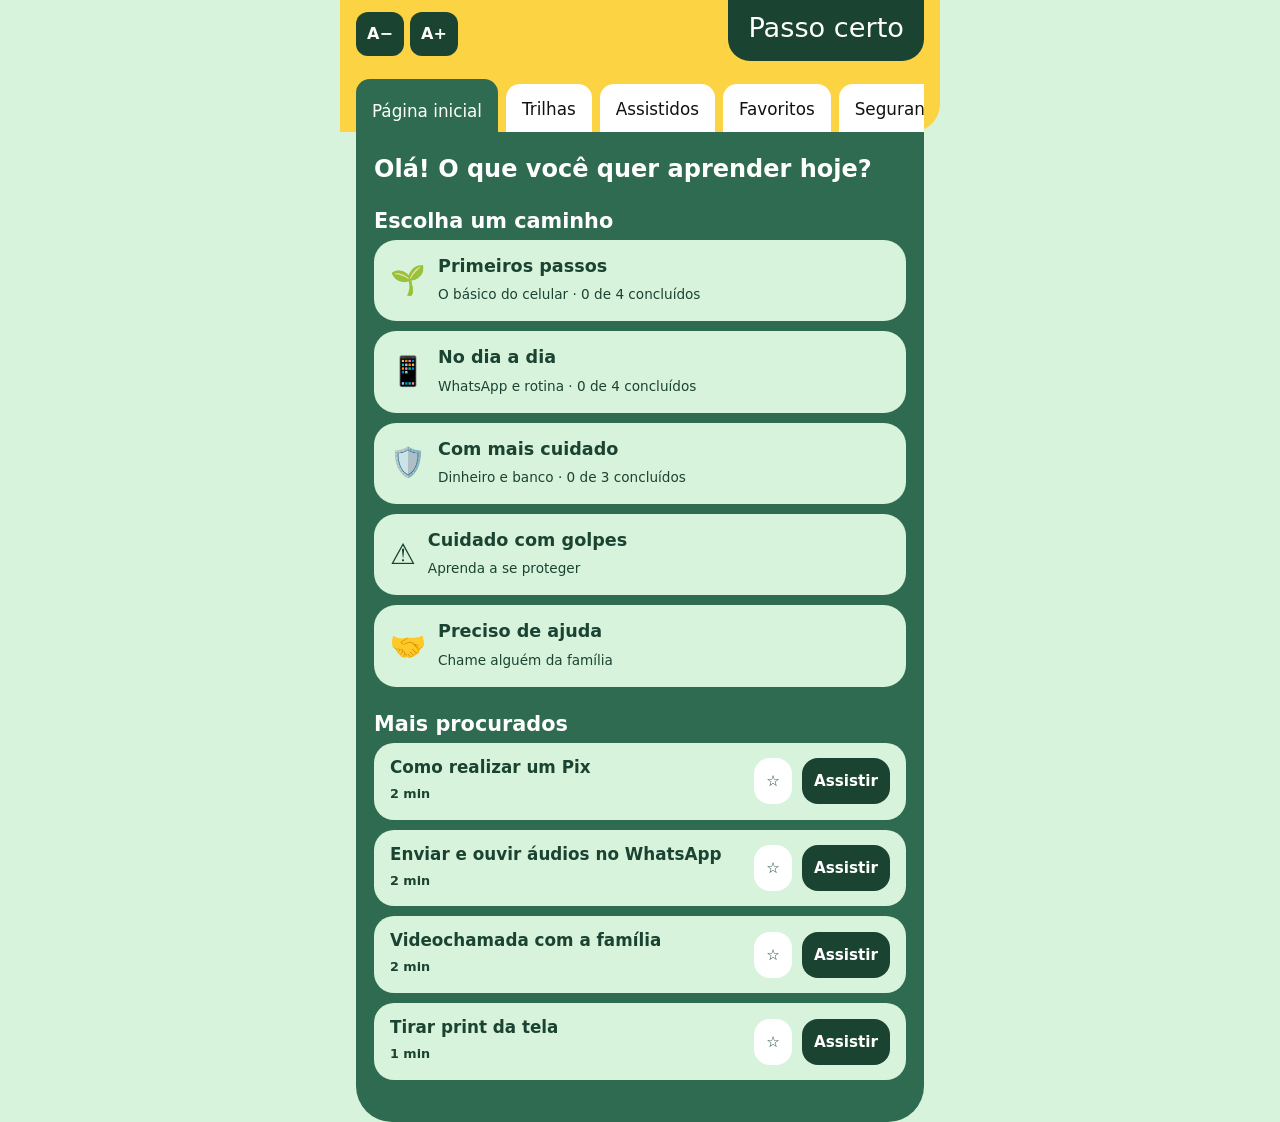
<file: passo_certo_admin/index.html>
<!DOCTYPE html>
<html lang="pt-BR">

<head>
  <meta charset="utf-8">
  <meta name="viewport" content="width=device-width, initial-scale=1, viewport-fit=cover">
  <title>Passo certo</title>
  <style>
    :root {
      --yellow: #FBD343;
      --green: #2E6B50;
      --deep: #1B4332;
      --mint: #D8F3DC;
      --page: #D8F3DC;
      --ink: #1B4332;
      --panel: #2E6B50;
      --sc: 1;
      color-scheme: light;
      box-sizing: border-box;
      padding-top: env(safe-area-inset-top, 0px);
      padding-bottom: env(safe-area-inset-bottom, 0px)
    }

    @media (prefers-color-scheme:dark) {
      :root:not([data-theme="light"]) {
        --page: #0F2419;
        --ink: #D8F3DC;
        --panel: #1F4A37;
        color-scheme: dark
      }
    }

    :root[data-theme="dark"] {
      --page: #0F2419;
      --ink: #D8F3DC;
      --panel: #1F4A37;
      color-scheme: dark
    }

    html {
      font-size: calc(100% * var(--sc));
      scroll-padding-top: env(safe-area-inset-top, 0px)
    }

    * {
      box-sizing: border-box
    }

    body {
      margin: 0;
      background: var(--page);
      color: var(--ink);
      font: 1.2rem/1.45 system-ui, -apple-system, "Segoe UI", Roboto, sans-serif;
      min-height: 100vh
    }

    .wrap {
      max-width: 600px;
      margin: 0 auto
    }

    header {
      background: var(--yellow);
      border-radius: 0 0 28px 0;
      padding: 0 16px
    }

    .top {
      display: flex;
      justify-content: space-between;
      align-items: flex-start
    }

    .fs {
      display: flex;
      gap: 6px;
      padding-top: 12px
    }

    .fs button {
      font: inherit;
      font-size: 1rem;
      font-weight: 700;
      background: var(--deep);
      color: #fff;
      border: 0;
      border-radius: 12px;
      min-width: 48px;
      min-height: 44px;
      cursor: pointer
    }

    .brand {
      background: var(--deep);
      color: #fff;
      font-size: 1.7rem;
      padding: 8px 20px 14px;
      border-radius: 0 0 22px 22px
    }

    nav {
      display: flex;
      gap: 8px;
      margin-top: 18px;
      align-items: flex-end;
      overflow-x: auto;
      scrollbar-width: none
    }

    nav::-webkit-scrollbar {
      display: none
    }

    nav button {
      font: inherit;
      font-size: 1.05rem;
      white-space: nowrap;
      background: #fff;
      color: #111;
      border: 0;
      padding: 10px 16px 8px;
      border-radius: 14px 14px 0 0;
      cursor: pointer;
      min-height: 48px
    }

    nav button[aria-selected="true"] {
      background: var(--panel);
      color: #fff;
      padding-top: 20px
    }

    button:focus-visible,
    summary:focus-visible,
    a:focus-visible {
      outline: 4px solid #000;
      outline-offset: 2px
    }

    .badge {
      background: var(--yellow);
      color: var(--deep);
      border-radius: 99px;
      font-size: .8rem;
      font-weight: 700;
      padding: 0 8px;
      margin-left: 6px
    }

    main {
      background: var(--panel);
      margin: 0 16px;
      padding: 22px 18px 32px;
      border-radius: 0 0 36px 36px;
      min-height: 70vh;
      color: #fff
    }

    h1 {
      font-size: 1.5rem;
      margin: 0 0 14px;
      line-height: 1.25
    }

    h2.lv {
      font-size: 1.3rem;
      margin: 22px 0 4px
    }

    .sub {
      margin: 0 0 12px;
      font-size: 1rem;
      opacity: .9
    }

    .back {
      font: inherit;
      font-size: 1rem;
      background: var(--mint);
      color: var(--deep);
      border: 0;
      border-radius: 99px;
      padding: 8px 18px;
      min-height: 44px;
      cursor: pointer;
      margin-bottom: 18px
    }

    .card,
    .mini,
    details {
      background: var(--mint);
      color: var(--deep);
      border-radius: 24px;
      padding: 18px;
      margin-bottom: 14px
    }

    .card h2 {
      margin: 0 0 6px;
      font-size: 1.3rem;
      line-height: 1.2
    }

    .card p {
      margin: 0 0 12px;
      font-size: 1rem
    }

    .status {
      display: flex;
      align-items: center;
      gap: 10px;
      font-size: .8rem;
      font-weight: 700;
      margin-bottom: 10px
    }

    .bar {
      flex: 0 0 110px;
      height: 8px;
      border-radius: 9px;
      background: #fff
    }

    .bar i {
      display: block;
      height: 100%;
      background: var(--green);
      border-radius: 9px
    }

    .chips {
      display: flex;
      gap: 8px;
      flex-wrap: wrap;
      margin-bottom: 14px
    }

    .chip {
      background: #fff;
      color: var(--deep);
      border-radius: 99px;
      font-size: .85rem;
      padding: 4px 12px;
      font-weight: 600
    }

    .row {
      display: flex;
      gap: 10px;
      flex-wrap: wrap
    }

    .btn {
      font: inherit;
      font-size: 1rem;
      font-weight: 700;
      border: 0;
      border-radius: 16px;
      padding: 12px 18px;
      min-height: 52px;
      cursor: pointer;
      background: #fff;
      color: var(--deep);
      display: inline-flex;
      align-items: center;
      gap: 8px;
      text-decoration: none
    }

    .btn.fav {
      background: var(--yellow)
    }

    .btn.main {
      background: var(--deep);
      color: #fff
    }

    .btn.wa {
      background: #25D366;
      color: #073B1B
    }

    .play {
      border-left: 14px solid var(--green);
      border-top: 9px solid transparent;
      border-bottom: 9px solid transparent
    }

    .mini {
      display: flex;
      align-items: center;
      justify-content: space-between;
      gap: 10px;
      padding: 14px 16px;
      border-radius: 20px;
      margin-bottom: 10px
    }

    .mini b {
      display: block;
      font-size: 1.05rem;
      line-height: 1.25
    }

    .mini small {
      font-size: .8rem;
      font-weight: 600
    }

    .mini .btn {
      padding: 8px 12px;
      min-height: 46px;
      font-size: .95rem
    }

    .lvbtn {
      display: flex;
      gap: 12px;
      align-items: center;
      width: 100%;
      text-align: left;
      font: inherit;
      background: var(--mint);
      color: var(--deep);
      border: 0;
      border-radius: 22px;
      padding: 14px 16px;
      margin-bottom: 10px;
      cursor: pointer;
      min-height: 68px
    }

    .lvbtn .e {
      font-size: 1.8rem
    }

    .lvbtn b {
      display: block;
      font-size: 1.1rem
    }

    .lvbtn small {
      font-size: .85rem
    }

    .video {
    width: 100%;
    aspect-ratio: 16 / 9;
    background: var(--deep);
    border-radius: 20px;
    overflow: hidden;
    margin-bottom: 16px;
}

   .video iframe {
    width: 100%;
    height: 100%;
    border: 0;
    display: block;
}

    .video p {
    padding: 20px;
    text-align: center;
}

    .steps {
      background: #fff;
      color: var(--deep);
      border-radius: 22px;
      padding: 18px;
      margin-bottom: 16px
    }

    .steps h3 {
      margin: 0 0 4px;
      font-size: 1.3rem
    }

    .step {
      display: flex;
      gap: 12px;
      align-items: center;
      width: 100%;
      text-align: left;
      font: inherit;
      font-size: 1.05rem;
      background: var(--mint);
      color: var(--deep);
      border: 0;
      border-radius: 18px;
      padding: 10px 14px;
      margin-bottom: 8px;
      cursor: pointer;
      min-height: 56px
    }

    .num {
      flex: 0 0 32px;
      height: 32px;
      border-radius: 50%;
      background: var(--deep);
      color: #fff;
      display: grid;
      place-items: center;
      font-weight: 700;
      font-size: .95rem
    }

    .step[aria-pressed="true"] {
      background: #B7E4C7
    }

    .step[aria-pressed="true"] .num {
      background: var(--green)
    }

    .step[aria-pressed="true"] .txt {
      text-decoration: line-through
    }

    .safe {
      background: var(--yellow);
      color: var(--deep);
      border-radius: 18px;
      padding: 14px 16px;
      margin: 14px 0
    }

    .safe b {
      display: block;
      font-size: 1.15rem;
      margin-bottom: 6px
    }

    .safe ul {
      margin: 0;
      padding-left: 22px;
      font-size: 1rem
    }

    details {
      padding: 0
    }

    details summary {
      padding: 16px 18px;
      font-weight: 700;
      font-size: 1.05rem;
      cursor: pointer;
      min-height: 56px
    }

    details p {
      margin: 0;
      padding: 0 18px 16px;
      font-size: 1rem
    }

    .empty {
      font-size: 1.1rem
    }
  </style>
</head>

<body>
  <div class="wrap">
    <header>
      <div class="top">
        <div class="fs" role="group" aria-label="Tamanho da letra"><button data-sc="-1"
            aria-label="Diminuir letra">A−</button><button data-sc="1" aria-label="Aumentar letra">A+</button></div>
        <div class="brand">Passo certo</div>
      </div>
      <nav role="tablist" aria-label="Seções">
        <button role="tab" data-tab="home">Página inicial</button>
        <button role="tab" data-tab="trilhas">Trilhas</button>
        <button role="tab" data-tab="seen">Assistidos</button>
        <button role="tab" data-tab="favs">Favoritos<span class="badge" id="fc" hidden></span></button>
        <button role="tab" data-tab="safe">Segurança</button>
        <button role="tab" data-tab="help">Ajuda</button>
        <button role="tab" data-tab="admin" onclick="window.location.href='admin.html'">Admin</button>
      </nav>
    </header>
    <main id="app" aria-live="polite"></main>
  </div>
  <script src="js/tutoriais.js"></script>
  <script>
    var LV = [{ e: '🌱', n: 'Primeiros passos', d: 'O básico do celular' }, { e: '📱', n: 'No dia a dia', d: 'WhatsApp e rotina' }, { e: '🛡️', n: 'Com mais cuidado', d: 'Dinheiro e banco' }];
    var T = [
      { id: 'letras', 
      l: 0,
      t: 'Aumentar letras e ícones',
      d: 'Deixe tudo maior e mais fácil de ler.', 
      youtube: 'https://youtu.be/8tSBBLbuAoE?si=nif_DSQt42DLc3X4',
      m: 2, 
      s: ['Abra “Configurações” (ícone de engrenagem).',
       'Toque em “Tela”.', 'Toque em “Tamanho da fonte” e arraste para a direita.', 
       'Confira se ficou bom e toque em “Aplicar”.'] },

      { id: 'wifi',
      l: 0, 
      t: 'Ligar Wi-Fi, dados, Bluetooth e GPS', 
      d: 'Use o atalho no topo da tela.', 
      youtube: '',
      m: 2, 
      s: ['Deslize o dedo de cima para baixo na tela.', 
      'Toque no ícone que quer ligar: ele fica colorido.', 
      'Toque de novo para desligar.'] },

      { id: 'volume',
      l: 0,
      t: 'Volume e toque das chamadas', 
      d: 'Faça o celular tocar mais alto.', 
      youtube:'',
      m: 2, 
      s: ['Aperte o botão de volume na lateral.', 
      'Toque na setinha para abrir todas as opções.', 
      'Arraste a barra “Toque” para a direita.'] },

      { id: 'print', 
      l: 0, 
      t: 'Tirar print da tela', 
      d: 'Guarde uma imagem do que aparece no celular.', 
      youtube: '',
      m: 1, 
      s: ['Deixe na tela o que quer guardar.', 
      'Aperte juntos o botão de ligar e o de baixar o volume.', 
      'Pronto! A imagem fica salva na Galeria.'] },

      { id: 'audio', 
      l: 1, 
      t: 'Enviar e ouvir áudios no WhatsApp', 
      d: 'Fale em vez de digitar.', 
      youtube: '',
      m: 2, 
      s: ['Abra a conversa.', 
      'Segure o dedo no ícone do microfone e fale.', 
      'Solte para enviar.', 
      'Para ouvir, toque no triângulo do áudio recebido.'] },

      { id: 'video', 
      l: 1, 
      t: 'Videochamada com a família', 
      d: 'Veja quem você ama pela tela.',
      youtube: '',
      m: 2, 
      s: ['Abra a conversa com a pessoa.', 
      'Toque na câmera de vídeo, no topo da tela.', 
      'Aguarde a pessoa atender.'] },

      { id: 'local', 
      l: 1, 
      t: 'Enviar localização pelo WhatsApp',
      d: 'Mostre onde você está.',
      youtube: '',
      m: 2, 
      s: ['Abra a conversa.', 
      'Toque no clipe (ou no sinal de +).', 
      'Toque em “Localização”.', 
      'Toque em “Enviar localização atual”.'], 
      safe: ['Só envie sua localização para quem você conhece.'] },

      { id: 'copiar', 
      l: 1, 
      t: 'Copiar e colar', 
      d: 'Leve um texto de um lugar para outro.', 
      youtube: '',
      m: 2, 
      s: ['Segure o dedo sobre o texto até ele ficar marcado.', 
      'Toque em “Copiar”.', 'Toque no campo onde quer colocar o texto.', 
      'Segure o dedo e toque em “Colar”.'] },

      { id: 'pix', 
      l: 2, 
      t: 'Como realizar um Pix',
      d: 'Tutorial prático para aprender a enviar dinheiro com segurança.', 
      youtube: '',
      m: 2, 
      h: '5 passos para enviar com segurança', 
      s: ['Abra o banco.', 'Procure o botão escrito “Pix” e toque nele.', 
      'Toque em “Pagar” ou “Transferir” e digite a chave (telefone, CPF ou e-mail).', 
      'Confira o NOME de quem vai receber. Se não for a pessoa certa, pare aqui.',
      'Digite o valor e confirme com sua senha.'], safe: ['Confirme o nome do destinatário antes de enviar.', 
      'Use sempre a chave certa (telefone, CPF ou e-mail).', 'Revise valor e senha antes de confirmar.'] },

      { id: 'banco', 
      l: 2, 
      t: 'Como usar o aplicativo do banco', 
      d: 'Aprenda a navegar, encontrar serviços e usar atalhos com segurança.', 
      youtube: '',
      m: 4, s: ['Abra o aplicativo do seu banco.', 'Entre com sua senha ou digital.', 
      'Toque em “Extrato” para ver o que entrou e saiu.', 'Para sair, toque em “Sair”.'], 
      safe: ['Nunca passe sua senha para ninguém, nem por telefone.'] },

      { id: 'contas', 
      l: 2, 
      t: 'Como pagar contas pelo celular',
      d: 'Veja como ler o código, confirmar valores e concluir pagamentos com tranquilidade.', 
      youtube: '',
      m: 3, s: ['No app do banco, toque em “Pagar”.', 
      'Toque em “Ler código de barras” e aponte a câmera para o boleto.', 
      'Confira o valor e o nome de quem vai receber.', 'Confirme com sua senha.'], 
      safe: ['Desconfie de boletos recebidos por mensagem.'] }

    ];
    // Carrega as alterações feitas no painel administrativo, se existirem.
    try {
      var tutoriaisSalvos = localStorage.getItem('pc_tutoriais');
      if (tutoriaisSalvos) T = JSON.parse(tutoriaisSalvos);
      else if (window.TUTORIAIS_INICIAIS) T = window.TUTORIAIS_INICIAIS;
    } catch (e) { console.warn('Não foi possível carregar os tutoriais salvos.', e); }

    var tab = 'home', open = null, S = {}, sc = 1;

    try { S = JSON.parse(localStorage.getItem('pc') || '{}'); sc = +localStorage.getItem('pcsc') || 1 } catch (e) { }
    
    function st(i) { 
      return S[i] || (S[i] = { fav: false, op: false, done: [] }) 
    }
    
    function sv() { 
      try { localStorage.setItem('pc', JSON.stringify(S)); 
      localStorage.setItem('pcsc', sc) } catch (e) { } 
    }
    
    function get(i) { 
      return T.filter(function (t) { 
        return t.id === i })[0] 
      }

    function extrairId(url) {
    try {
        const u = new URL(url);

        if (u.hostname === "youtu.be") {
            return u.pathname.slice(1);
        }
        return u.searchParams.get("v") ||
               u.pathname.split("/").pop();
    } catch (e) {
        return "";
    }
}
    function fin(t) { 
      return st(t.id).done.length === t.s.length 
    }
    
    function pct(t) {
       return fin(t) ? 100 : Math.max(st(t.id).done.length / t.s.length * 100, 18)
      }
    
    function status(t) { 
      return st(t.id).op ? '<div class="status"><div class="bar"><i style="width:' + pct(t) + '%"></i></div>' + (fin(t) ? 'Concluído' : 'Assistido parcialmente') + '</div>' : ''
     }
    
    function favb(t) { 
      var f = st(t.id).fav; 
      return '<button class="btn ' + (f ? 'fav' : '') + '" data-fav="' + t.id + '">' + (f ? '★ Remover dos favoritos' : '☆ Favoritar') + '</button>'
     }
    
    function card(t) { 
      return '<article class="card">' + status(t) + '<h2>' + t.t + '</h2><p>' + t.d + '</p><div class="chips"><span class="chip">● ' + t.s.length + ' passos escritos</span><span class="chip">Duração: ' + t.m + ' min</span></div><div class="row"><button class="btn" data-open="' + t.id + '"><i class="play"></i>Assistir</button>' + favb(t) + '</div></article>' 
    }
    
    function mini(t) { 
      var f = st(t.id).fav; 
      return '<div class="mini"><div><b>' + t.t + '</b><small>' + (fin(t) ? '✓ Concluído' : st(t.id).op ? 'Em andamento' : t.m + ' min') + '</small></div><div class="row" style="flex-wrap:nowrap"><button class="btn ' + (f ? 'fav' : '') + '" data-fav="' + t.id + '" aria-label="Favoritar">' + (f ? '★' : '☆') + '</button><button class="btn main" data-open="' + t.id + '">Assistir</button></div></div>'
     }
    
    function det(t) {

    var s = st(t.id),
        i = T.indexOf(t),
        nx = T[i + 1];

    var videoId = t.youtube ? extrairId(t.youtube) : "";

    var player = videoId
        ? `<iframe
            src="https://www.youtube-nocookie.com/embed/${encodeURIComponent(videoId)}"
            title="${t.t}"
            loading="lazy"
            allow="accelerometer; autoplay; clipboard-write; encrypted-media; gyroscope; picture-in-picture; web-share"
            allowfullscreen>
          </iframe>`
        : '<p>Vídeo ainda não disponível.</p>';

    var h = '<button class="back" data-back>⏎ Voltar</button>' +
        '<div class="video">' + player + '</div>' +
        card(t);

    return h;
}
    function list(a, intro, empty) { return a.length ? (intro ? '<p class="sub">' + intro + '</p>' : '') + a.map(card).join('') : '<p class="empty">' + empty + '</p>' }
    function home() {
      var go = T.filter(function (t) { return st(t.id).op && !fin(t) })[0], h = '<h1>Olá! O que você quer aprender hoje?</h1>';
      if (go) h += '<h2 class="lv">Continue de onde parou</h2>' + card(go);
      h += '<h2 class="lv">Escolha um caminho</h2>' + LV.map(function (v, k) { var n = T.filter(function (t) { return t.l === k }); return '<button class="lvbtn" data-go="trilhas"><span class="e">' + v.e + '</span><span><b>' + v.n + '</b><small>' + v.d + ' · ' + n.filter(fin).length + ' de ' + n.length + ' concluídos</small></span></button>' }).join('');
      h += '<button class="lvbtn" data-go="safe"><span class="e">⚠️</span><span><b>Cuidado com golpes</b><small>Aprenda a se proteger</small></span></button>';
      h += '<button class="lvbtn" data-go="help"><span class="e">🤝</span><span><b>Preciso de ajuda</b><small>Chame alguém da família</small></span></button>';
      h += '<h2 class="lv">Mais procurados</h2>' + ['pix', 'audio', 'video', 'print'].map(function (i) { return mini(get(i)) }).join('');
      return h;
    }
    function trilhas() { return '<h1>Trilhas de aprendizado</h1><p class="sub">Comece pelo primeiro nível e vá no seu ritmo.</p>' + LV.map(function (v, k) { var n = T.filter(function (t) { return t.l === k }); return '<h2 class="lv">' + v.e + ' ' + v.n + '</h2><p class="sub">' + n.filter(fin).length + ' de ' + n.length + ' concluídos</p>' + n.map(mini).join('') }).join('') }
    function safe() {
      return '<h1>Cuidado com golpes</h1><p class="sub">Toque em cada pergunta para ler a resposta.</p>' +
        [['“Oi, mãe, troquei de número”', 'Golpistas fingem ser um filho ou parente. Antes de mandar dinheiro, ligue para o número antigo ou faça uma pergunta que só a pessoa saberia responder.'],
        ['Ligaram dizendo ser do banco', 'O banco nunca pede senha, cartão ou código por telefone. Desligue e ligue você mesmo para o número que está no verso do cartão.'],
        ['Recebi um link com prêmio', 'Não toque em links de desconhecidos, mesmo prometendo dinheiro, prêmios ou promoções. Se parece bom demais, é golpe.'],
        ['Pediram o código que chegou por SMS', 'Esse código é só seu. Nenhuma empresa precisa dele. Quem pede está tentando entrar na sua conta.'],
        ['Caí em um golpe, e agora?', 'Ligue para o banco na hora, troque as senhas, registre um boletim de ocorrência e avise a família. Quanto antes, melhor.']].map(function (x) { return '<details><summary>' + x[0] + '</summary><p>' + x[1] + '</p></details>' }).join('') +
        '<div class="safe"><b>Regra de ouro</b>Na dúvida, não faça. Pare e pergunte a alguém de confiança.</div>'
    }
    function help() {
      var u = ''; try { u = 'https://wa.me/?text=' + encodeURIComponent('Olá! Olha este site que ensina a usar o celular passo a passo: ' + location.href) } catch (e) { }
      return '<h1>Preciso de ajuda</h1><div class="card"><h2>Chame alguém da família</h2><p>Envie o link do Passo certo para um parente e peça para ele ajudar você.</p><a class="btn wa" href="' + u + '" target="_blank" rel="noopener">Enviar pelo WhatsApp</a></div><h2 class="lv">Problemas comuns</h2>' +
        [['Meu celular está sem espaço', 'Vá em “Configurações”, toque em “Armazenamento” e apague fotos, vídeos e aplicativos que você não usa mais.'],
        ['Estou sem internet', 'Abra o atalho do topo e confira se o Wi-Fi ou os dados móveis estão ligados. Se continuar, reinicie o celular.'],
        ['A tela travou', 'Segure o botão de ligar por cerca de 10 segundos até o celular reiniciar.'],
        ['Esqueci uma senha', 'Na tela de entrada do aplicativo, toque em “Esqueci minha senha” e siga as instruções. Nunca conte a senha para outra pessoa.']].map(function (x) { return '<details><summary>' + x[0] + '</summary><p>' + x[1] + '</p></details>' }).join('')
    }
    function render() {
      document.documentElement.style.setProperty('--sc', sc);
      var f = T.filter(function (t) { return st(t.id).fav }), c = document.getElementById('fc'); c.textContent = f.length; c.hidden = !f.length;
      document.querySelectorAll('nav button').forEach(function (b) { b.setAttribute('aria-selected', !open && b.dataset.tab === tab || open && b.dataset.tab === tab) });
      var h;
      if (open) h = det(get(open));
      else if (tab === 'home') h = home();
      else if (tab === 'trilhas') h = trilhas();
      else if (tab === 'seen') h = '<h1>Assistidos</h1>' + list(T.filter(function (t) { return st(t.id).op }), 'Tutoriais que você já começou ou terminou.', 'Você ainda não assistiu nenhum tutorial. Volte à página inicial e toque em “Assistir”.');
      else if (tab === 'favs') h = '<h1>Favoritos</h1>' + list(f, 'Seus tutoriais salvos ficam aqui. Assista novamente quando precisar.', 'Você ainda não favoritou nada. Toque em “Favoritar” em qualquer tutorial.');
      else if (tab === 'safe') h = safe();
      else h = help();
      document.getElementById('app').innerHTML = h;
    }
    document.addEventListener('click', function (e) {
      var b = e.target.closest('button'); if (!b) return; var d = b.dataset;
      if (d.tab) { tab = d.tab; open = null }
      else if (d.go) { tab = d.go; open = null; window.scrollTo(0, 0) }
      else if (d.open) { open = d.open; st(open).op = true; window.scrollTo(0, 0) }
      else if (d.back) open = null;
      else if (d.fav) { var s = st(d.fav); s.fav = !s.fav }
      else if (d.step) { var s2 = st(open), i = +d.step, k = s2.done.indexOf(i); k > -1 ? s2.done.splice(k, 1) : s2.done.push(i) }
      else if (d.sc) sc = Math.min(1.5, Math.max(.85, Math.round((sc + d.sc * .15) * 100) / 100));
      else return;
      sv(); render();
    });
    render();

    
  </script>
</body>

</html>
</file>
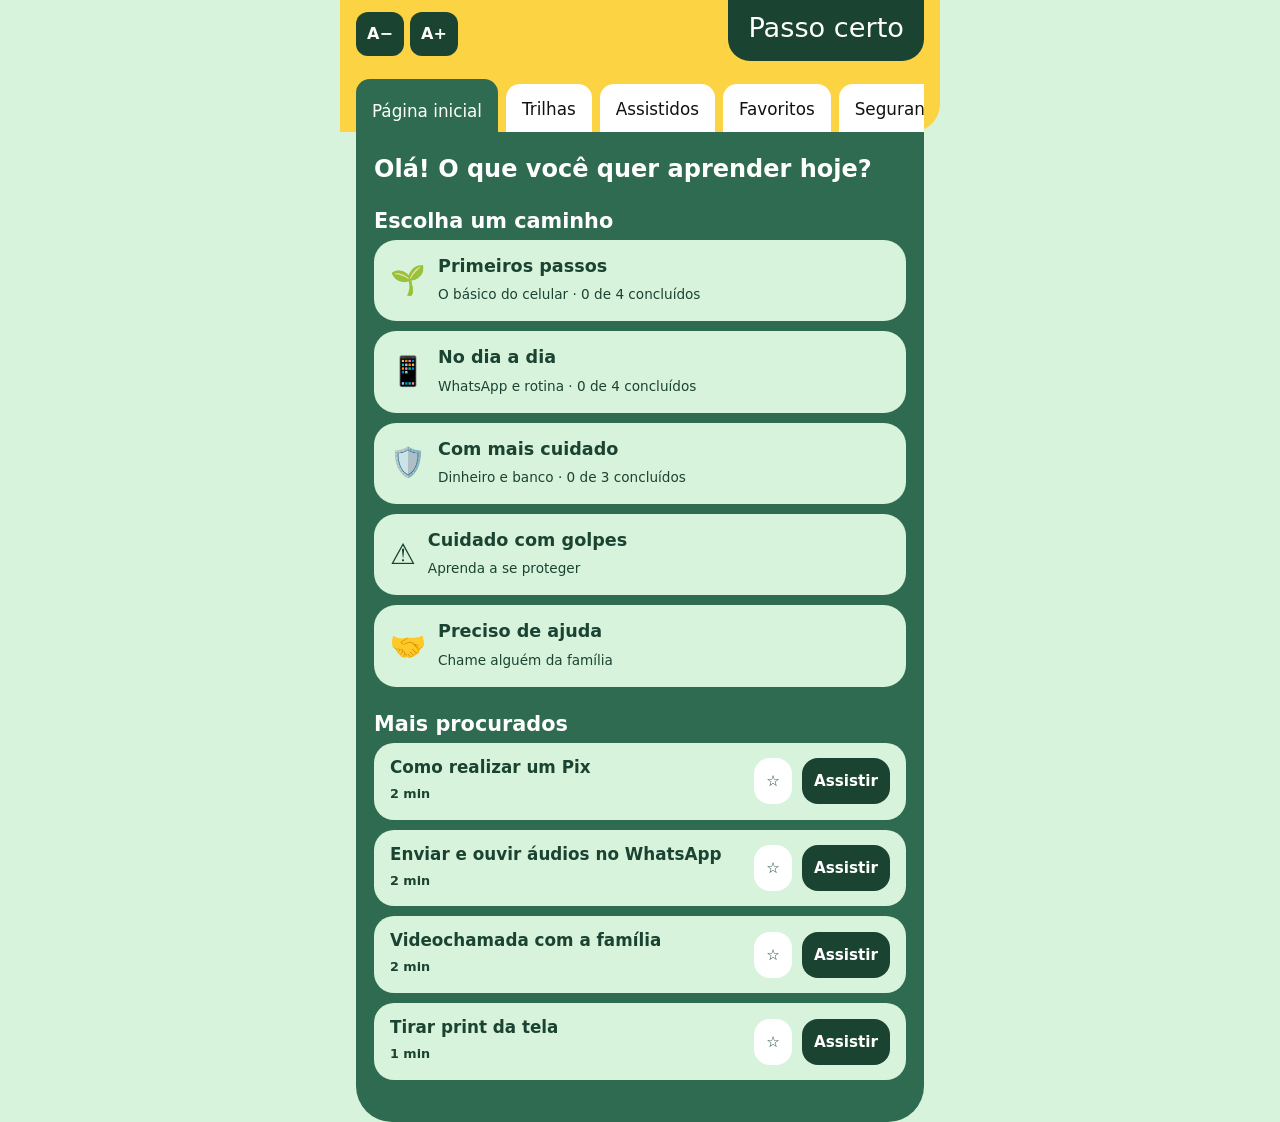
<file: Passo certo – protótipo (1).html>
<!DOCTYPE html>
<html lang="pt-BR">

<head>
  <meta charset="utf-8">
  <meta name="viewport" content="width=device-width, initial-scale=1, viewport-fit=cover">
  <title>Passo certo</title>
  <style>
    :root {
      --yellow: #FBD343;
      --green: #2E6B50;
      --deep: #1B4332;
      --mint: #D8F3DC;
      --page: #D8F3DC;
      --ink: #1B4332;
      --panel: #2E6B50;
      --sc: 1;
      color-scheme: light;
      box-sizing: border-box;
      padding-top: env(safe-area-inset-top, 0px);
      padding-bottom: env(safe-area-inset-bottom, 0px)
    }

    @media (prefers-color-scheme:dark) {
      :root:not([data-theme="light"]) {
        --page: #0F2419;
        --ink: #D8F3DC;
        --panel: #1F4A37;
        color-scheme: dark
      }
    }

    :root[data-theme="dark"] {
      --page: #0F2419;
      --ink: #D8F3DC;
      --panel: #1F4A37;
      color-scheme: dark
    }

    html {
      font-size: calc(100% * var(--sc));
      scroll-padding-top: env(safe-area-inset-top, 0px)
    }

    * {
      box-sizing: border-box
    }

    body {
      margin: 0;
      background: var(--page);
      color: var(--ink);
      font: 1.2rem/1.45 system-ui, -apple-system, "Segoe UI", Roboto, sans-serif;
      min-height: 100vh
    }

    .wrap {
      max-width: 600px;
      margin: 0 auto
    }

    header {
      background: var(--yellow);
      border-radius: 0 0 28px 0;
      padding: 0 16px
    }

    .top {
      display: flex;
      justify-content: space-between;
      align-items: flex-start
    }

    .fs {
      display: flex;
      gap: 6px;
      padding-top: 12px
    }

    .fs button {
      font: inherit;
      font-size: 1rem;
      font-weight: 700;
      background: var(--deep);
      color: #fff;
      border: 0;
      border-radius: 12px;
      min-width: 48px;
      min-height: 44px;
      cursor: pointer
    }

    .brand {
      background: var(--deep);
      color: #fff;
      font-size: 1.7rem;
      padding: 8px 20px 14px;
      border-radius: 0 0 22px 22px
    }

    nav {
      display: flex;
      gap: 8px;
      margin-top: 18px;
      align-items: flex-end;
      overflow-x: auto;
      scrollbar-width: none
    }

    nav::-webkit-scrollbar {
      display: none
    }

    nav button {
      font: inherit;
      font-size: 1.05rem;
      white-space: nowrap;
      background: #fff;
      color: #111;
      border: 0;
      padding: 10px 16px 8px;
      border-radius: 14px 14px 0 0;
      cursor: pointer;
      min-height: 48px
    }

    nav button[aria-selected="true"] {
      background: var(--panel);
      color: #fff;
      padding-top: 20px
    }

    button:focus-visible,
    summary:focus-visible,
    a:focus-visible {
      outline: 4px solid #000;
      outline-offset: 2px
    }

    .badge {
      background: var(--yellow);
      color: var(--deep);
      border-radius: 99px;
      font-size: .8rem;
      font-weight: 700;
      padding: 0 8px;
      margin-left: 6px
    }

    main {
      background: var(--panel);
      margin: 0 16px;
      padding: 22px 18px 32px;
      border-radius: 0 0 36px 36px;
      min-height: 70vh;
      color: #fff
    }

    h1 {
      font-size: 1.5rem;
      margin: 0 0 14px;
      line-height: 1.25
    }

    h2.lv {
      font-size: 1.3rem;
      margin: 22px 0 4px
    }

    .sub {
      margin: 0 0 12px;
      font-size: 1rem;
      opacity: .9
    }

    .back {
      font: inherit;
      font-size: 1rem;
      background: var(--mint);
      color: var(--deep);
      border: 0;
      border-radius: 99px;
      padding: 8px 18px;
      min-height: 44px;
      cursor: pointer;
      margin-bottom: 18px
    }

    .card,
    .mini,
    details {
      background: var(--mint);
      color: var(--deep);
      border-radius: 24px;
      padding: 18px;
      margin-bottom: 14px
    }

    .card h2 {
      margin: 0 0 6px;
      font-size: 1.3rem;
      line-height: 1.2
    }

    .card p {
      margin: 0 0 12px;
      font-size: 1rem
    }

    .status {
      display: flex;
      align-items: center;
      gap: 10px;
      font-size: .8rem;
      font-weight: 700;
      margin-bottom: 10px
    }

    .bar {
      flex: 0 0 110px;
      height: 8px;
      border-radius: 9px;
      background: #fff
    }

    .bar i {
      display: block;
      height: 100%;
      background: var(--green);
      border-radius: 9px
    }

    .chips {
      display: flex;
      gap: 8px;
      flex-wrap: wrap;
      margin-bottom: 14px
    }

    .chip {
      background: #fff;
      color: var(--deep);
      border-radius: 99px;
      font-size: .85rem;
      padding: 4px 12px;
      font-weight: 600
    }

    .row {
      display: flex;
      gap: 10px;
      flex-wrap: wrap
    }

    .btn {
      font: inherit;
      font-size: 1rem;
      font-weight: 700;
      border: 0;
      border-radius: 16px;
      padding: 12px 18px;
      min-height: 52px;
      cursor: pointer;
      background: #fff;
      color: var(--deep);
      display: inline-flex;
      align-items: center;
      gap: 8px;
      text-decoration: none
    }

    .btn.fav {
      background: var(--yellow)
    }

    .btn.main {
      background: var(--deep);
      color: #fff
    }

    .btn.wa {
      background: #25D366;
      color: #073B1B
    }

    .play {
      border-left: 14px solid var(--green);
      border-top: 9px solid transparent;
      border-bottom: 9px solid transparent
    }

    .mini {
      display: flex;
      align-items: center;
      justify-content: space-between;
      gap: 10px;
      padding: 14px 16px;
      border-radius: 20px;
      margin-bottom: 10px
    }

    .mini b {
      display: block;
      font-size: 1.05rem;
      line-height: 1.25
    }

    .mini small {
      font-size: .8rem;
      font-weight: 600
    }

    .mini .btn {
      padding: 8px 12px;
      min-height: 46px;
      font-size: .95rem
    }

    .lvbtn {
      display: flex;
      gap: 12px;
      align-items: center;
      width: 100%;
      text-align: left;
      font: inherit;
      background: var(--mint);
      color: var(--deep);
      border: 0;
      border-radius: 22px;
      padding: 14px 16px;
      margin-bottom: 10px;
      cursor: pointer;
      min-height: 68px
    }

    .lvbtn .e {
      font-size: 1.8rem
    }

    .lvbtn b {
      display: block;
      font-size: 1.1rem
    }

    .lvbtn small {
      font-size: .85rem
    }

    .video {
    width: 100%;
    aspect-ratio: 16 / 9;
    background: var(--deep);
    border-radius: 20px;
    overflow: hidden;
    margin-bottom: 16px;
}

   .video iframe {
    width: 100%;
    height: 100%;
    border: 0;
    display: block;
}

    .video p {
    padding: 20px;
    text-align: center;
}

    .steps {
      background: #fff;
      color: var(--deep);
      border-radius: 22px;
      padding: 18px;
      margin-bottom: 16px
    }

    .steps h3 {
      margin: 0 0 4px;
      font-size: 1.3rem
    }

    .step {
      display: flex;
      gap: 12px;
      align-items: center;
      width: 100%;
      text-align: left;
      font: inherit;
      font-size: 1.05rem;
      background: var(--mint);
      color: var(--deep);
      border: 0;
      border-radius: 18px;
      padding: 10px 14px;
      margin-bottom: 8px;
      cursor: pointer;
      min-height: 56px
    }

    .num {
      flex: 0 0 32px;
      height: 32px;
      border-radius: 50%;
      background: var(--deep);
      color: #fff;
      display: grid;
      place-items: center;
      font-weight: 700;
      font-size: .95rem
    }

    .step[aria-pressed="true"] {
      background: #B7E4C7
    }

    .step[aria-pressed="true"] .num {
      background: var(--green)
    }

    .step[aria-pressed="true"] .txt {
      text-decoration: line-through
    }

    .safe {
      background: var(--yellow);
      color: var(--deep);
      border-radius: 18px;
      padding: 14px 16px;
      margin: 14px 0
    }

    .safe b {
      display: block;
      font-size: 1.15rem;
      margin-bottom: 6px
    }

    .safe ul {
      margin: 0;
      padding-left: 22px;
      font-size: 1rem
    }

    details {
      padding: 0
    }

    details summary {
      padding: 16px 18px;
      font-weight: 700;
      font-size: 1.05rem;
      cursor: pointer;
      min-height: 56px
    }

    details p {
      margin: 0;
      padding: 0 18px 16px;
      font-size: 1rem
    }

    .empty {
      font-size: 1.1rem
    }
  </style>
</head>

<body>
  <div class="wrap">
    <header>
      <div class="top">
        <div class="fs" role="group" aria-label="Tamanho da letra"><button data-sc="-1"
            aria-label="Diminuir letra">A−</button><button data-sc="1" aria-label="Aumentar letra">A+</button></div>
        <div class="brand">Passo certo</div>
      </div>
      <nav role="tablist" aria-label="Seções">
        <button role="tab" data-tab="home">Página inicial</button>
        <button role="tab" data-tab="trilhas">Trilhas</button>
        <button role="tab" data-tab="seen">Assistidos</button>
        <button role="tab" data-tab="favs">Favoritos<span class="badge" id="fc" hidden></span></button>
        <button role="tab" data-tab="safe">Segurança</button>
        <button role="tab" data-tab="help" >Ajuda</button>
        <button role="tab" data-tab="admin" id="meuBotao">Admin</button>
      </nav>
    </header>
    <main id="app" aria-live="polite"></main>
  </div>
  <script>
    var LV = [{ e: '🌱', n: 'Primeiros passos', d: 'O básico do celular' }, { e: '📱', n: 'No dia a dia', d: 'WhatsApp e rotina' }, { e: '🛡️', n: 'Com mais cuidado', d: 'Dinheiro e banco' }];
    var T = [
      { id: 'letras', 
      l: 0,
      t: 'Aumentar letras e ícones',
      d: 'Deixe tudo maior e mais fácil de ler.', 
      youtube: '',
      m: 2, 
      s: ['Abra “Configurações” (ícone de engrenagem).',
       'Toque em “Tela”.', 'Toque em “Tamanho da fonte” e arraste para a direita.', 
       'Confira se ficou bom e toque em “Aplicar”.'] },

      { id: 'wifi',
      l: 0, 
      t: 'Ligar Wi-Fi, dados, Bluetooth e GPS', 
      d: 'Use o atalho no topo da tela.', 
      youtube: '',
      m: 2, 
      s: ['Deslize o dedo de cima para baixo na tela.', 
      'Toque no ícone que quer ligar: ele fica colorido.', 
      'Toque de novo para desligar.'] },

      { id: 'volume',
      l: 0,
      t: 'Volume e toque das chamadas', 
      d: 'Faça o celular tocar mais alto.', 
      youtube:'',
      m: 2, 
      s: ['Aperte o botão de volume na lateral.', 
      'Toque na setinha para abrir todas as opções.', 
      'Arraste a barra “Toque” para a direita.'] },

      { id: 'print', 
      l: 0, 
      t: 'Tirar print da tela', 
      d: 'Guarde uma imagem do que aparece no celular.', 
      youtube: '',
      m: 1, 
      s: ['Deixe na tela o que quer guardar.', 
      'Aperte juntos o botão de ligar e o de baixar o volume.', 
      'Pronto! A imagem fica salva na Galeria.'] },

      { id: 'audio', 
      l: 1, 
      t: 'Enviar e ouvir áudios no WhatsApp', 
      d: 'Fale em vez de digitar.', 
      youtube: '',
      m: 2, 
      s: ['Abra a conversa.', 
      'Segure o dedo no ícone do microfone e fale.', 
      'Solte para enviar.', 
      'Para ouvir, toque no triângulo do áudio recebido.'] },

      { id: 'video', 
      l: 1, 
      t: 'Videochamada com a família', 
      d: 'Veja quem você ama pela tela.',
      youtube: '',
      m: 2, 
      s: ['Abra a conversa com a pessoa.', 
      'Toque na câmera de vídeo, no topo da tela.', 
      'Aguarde a pessoa atender.'] },

      { id: 'local', 
      l: 1, 
      t: 'Enviar localização pelo WhatsApp',
      d: 'Mostre onde você está.',
      youtube: '',
      m: 2, 
      s: ['Abra a conversa.', 
      'Toque no clipe (ou no sinal de +).', 
      'Toque em “Localização”.', 
      'Toque em “Enviar localização atual”.'], 
      safe: ['Só envie sua localização para quem você conhece.'] },

      { id: 'copiar', 
      l: 1, 
      t: 'Copiar e colar', 
      d: 'Leve um texto de um lugar para outro.', 
      youtube: '',
      m: 2, 
      s: ['Segure o dedo sobre o texto até ele ficar marcado.', 
      'Toque em “Copiar”.', 'Toque no campo onde quer colocar o texto.', 
      'Segure o dedo e toque em “Colar”.'] },

      { id: 'pix', 
      l: 2, 
      t: 'Como realizar um Pix',
      d: 'Tutorial prático para aprender a enviar dinheiro com segurança.', 
      youtube: '',
      m: 2, 
      h: '5 passos para enviar com segurança', 
      s: ['Abra o banco.', 'Procure o botão escrito “Pix” e toque nele.', 
      'Toque em “Pagar” ou “Transferir” e digite a chave (telefone, CPF ou e-mail).', 
      'Confira o NOME de quem vai receber. Se não for a pessoa certa, pare aqui.',
      'Digite o valor e confirme com sua senha.'], safe: ['Confirme o nome do destinatário antes de enviar.', 
      'Use sempre a chave certa (telefone, CPF ou e-mail).', 'Revise valor e senha antes de confirmar.'] },

      { id: 'banco', 
      l: 2, 
      t: 'Como usar o aplicativo do banco', 
      d: 'Aprenda a navegar, encontrar serviços e usar atalhos com segurança.', 
      youtube: '',
      m: 4, s: ['Abra o aplicativo do seu banco.', 'Entre com sua senha ou digital.', 
      'Toque em “Extrato” para ver o que entrou e saiu.', 'Para sair, toque em “Sair”.'], 
      safe: ['Nunca passe sua senha para ninguém, nem por telefone.'] },

      { id: 'contas', 
      l: 2, 
      t: 'Como pagar contas pelo celular',
      d: 'Veja como ler o código, confirmar valores e concluir pagamentos com tranquilidade.', 
      youtube: '',
      m: 3, s: ['No app do banco, toque em “Pagar”.', 
      'Toque em “Ler código de barras” e aponte a câmera para o boleto.', 
      'Confira o valor e o nome de quem vai receber.', 'Confirme com sua senha.'], 
      safe: ['Desconfie de boletos recebidos por mensagem.'] }

    ];
    var tab = 'home', open = null, S = {}, sc = 1;

    try { S = JSON.parse(localStorage.getItem('pc') || '{}'); sc = +localStorage.getItem('pcsc') || 1 } catch (e) { }
    
    function st(i) { 
      return S[i] || (S[i] = { fav: false, op: false, done: [] }) 
    }
    
    function sv() { 
      try { localStorage.setItem('pc', JSON.stringify(S)); 
      localStorage.setItem('pcsc', sc) } catch (e) { } 
    }
    
    function get(i) { 
      return T.filter(function (t) { 
        return t.id === i })[0] 
      }

    function extrairId(url) {
    try {
        const u = new URL(url);

        if (u.hostname === "youtu.be") {
            return u.pathname.slice(1);
        }
        return u.searchParams.get("v") ||
               u.pathname.split("/").pop();
    } catch (e) {
        return "";
    }
}
    function fin(t) { 
      return st(t.id).done.length === t.s.length 
    }
    
    function pct(t) {
       return fin(t) ? 100 : Math.max(st(t.id).done.length / t.s.length * 100, 18)
      }
    
    function status(t) { 
      return st(t.id).op ? '<div class="status"><div class="bar"><i style="width:' + pct(t) + '%"></i></div>' + (fin(t) ? 'Concluído' : 'Assistido parcialmente') + '</div>' : ''
     }
    
    function favb(t) { 
      var f = st(t.id).fav; 
      return '<button class="btn ' + (f ? 'fav' : '') + '" data-fav="' + t.id + '">' + (f ? '★ Remover dos favoritos' : '☆ Favoritar') + '</button>'
     }
    
    function card(t) { 
      return '<article class="card">' + status(t) + '<h2>' + t.t + '</h2><p>' + t.d + '</p><div class="chips"><span class="chip">● ' + t.s.length + ' passos escritos</span><span class="chip">Duração: ' + t.m + ' min</span></div><div class="row"><button class="btn" data-open="' + t.id + '"><i class="play"></i>Assistir</button>' + favb(t) + '</div></article>' 
    }
    
    function mini(t) { 
      var f = st(t.id).fav; 
      return '<div class="mini"><div><b>' + t.t + '</b><small>' + (fin(t) ? '✓ Concluído' : st(t.id).op ? 'Em andamento' : t.m + ' min') + '</small></div><div class="row" style="flex-wrap:nowrap"><button class="btn ' + (f ? 'fav' : '') + '" data-fav="' + t.id + '" aria-label="Favoritar">' + (f ? '★' : '☆') + '</button><button class="btn main" data-open="' + t.id + '">Assistir</button></div></div>'
     }
    
    function det(t) {

    var s = st(t.id),
        i = T.indexOf(t),
        nx = T[i + 1];

    var videoId = t.youtube ? extrairId(t.youtube) : "";

    var player = videoId
        ? `<iframe
            src="https://www.youtube-nocookie.com/embed/${encodeURIComponent(videoId)}"
            title="${t.t}"
            loading="lazy"
            allow="accelerometer; autoplay; clipboard-write; encrypted-media; gyroscope; picture-in-picture; web-share"
            allowfullscreen>
          </iframe>`
        : '<p>Vídeo ainda não disponível.</p>';

    var h = '<button class="back" data-back>⏎ Voltar</button>' +
        '<div class="video">' + player + '</div>' +
        card(t);

    return h;
}
    function list(a, intro, empty) { return a.length ? (intro ? '<p class="sub">' + intro + '</p>' : '') + a.map(card).join('') : '<p class="empty">' + empty + '</p>' }
    function home() {
      var go = T.filter(function (t) { return st(t.id).op && !fin(t) })[0], h = '<h1>Olá! O que você quer aprender hoje?</h1>';
      if (go) h += '<h2 class="lv">Continue de onde parou</h2>' + card(go);
      h += '<h2 class="lv">Escolha um caminho</h2>' + LV.map(function (v, k) { var n = T.filter(function (t) { return t.l === k }); return '<button class="lvbtn" data-go="trilhas"><span class="e">' + v.e + '</span><span><b>' + v.n + '</b><small>' + v.d + ' · ' + n.filter(fin).length + ' de ' + n.length + ' concluídos</small></span></button>' }).join('');
      h += '<button class="lvbtn" data-go="safe"><span class="e">⚠️</span><span><b>Cuidado com golpes</b><small>Aprenda a se proteger</small></span></button>';
      h += '<button class="lvbtn" data-go="help"><span class="e">🤝</span><span><b>Preciso de ajuda</b><small>Chame alguém da família</small></span></button>';
      h += '<h2 class="lv">Mais procurados</h2>' + ['pix', 'audio', 'video', 'print'].map(function (i) { return mini(get(i)) }).join('');
      return h;
    }
    function trilhas() { return '<h1>Trilhas de aprendizado</h1><p class="sub">Comece pelo primeiro nível e vá no seu ritmo.</p>' + LV.map(function (v, k) { var n = T.filter(function (t) { return t.l === k }); return '<h2 class="lv">' + v.e + ' ' + v.n + '</h2><p class="sub">' + n.filter(fin).length + ' de ' + n.length + ' concluídos</p>' + n.map(mini).join('') }).join('') }
    function safe() {
      return '<h1>Cuidado com golpes</h1><p class="sub">Toque em cada pergunta para ler a resposta.</p>' +
        [['“Oi, mãe, troquei de número”', 'Golpistas fingem ser um filho ou parente. Antes de mandar dinheiro, ligue para o número antigo ou faça uma pergunta que só a pessoa saberia responder.'],
        ['Ligaram dizendo ser do banco', 'O banco nunca pede senha, cartão ou código por telefone. Desligue e ligue você mesmo para o número que está no verso do cartão.'],
        ['Recebi um link com prêmio', 'Não toque em links de desconhecidos, mesmo prometendo dinheiro, prêmios ou promoções. Se parece bom demais, é golpe.'],
        ['Pediram o código que chegou por SMS', 'Esse código é só seu. Nenhuma empresa precisa dele. Quem pede está tentando entrar na sua conta.'],
        ['Caí em um golpe, e agora?', 'Ligue para o banco na hora, troque as senhas, registre um boletim de ocorrência e avise a família. Quanto antes, melhor.']].map(function (x) { return '<details><summary>' + x[0] + '</summary><p>' + x[1] + '</p></details>' }).join('') +
        '<div class="safe"><b>Regra de ouro</b>Na dúvida, não faça. Pare e pergunte a alguém de confiança.</div>'
    }
    function help() {
      var u = ''; try { u = 'https://wa.me/?text=' + encodeURIComponent('Olá! Olha este site que ensina a usar o celular passo a passo: ' + location.href) } catch (e) { }
      return '<h1>Preciso de ajuda</h1><div class="card"><h2>Chame alguém da família</h2><p>Envie o link do Passo certo para um parente e peça para ele ajudar você.</p><a class="btn wa" href="' + u + '" target="_blank" rel="noopener">Enviar pelo WhatsApp</a></div><h2 class="lv">Problemas comuns</h2>' +
        [['Meu celular está sem espaço', 'Vá em “Configurações”, toque em “Armazenamento” e apague fotos, vídeos e aplicativos que você não usa mais.'],
        ['Estou sem internet', 'Abra o atalho do topo e confira se o Wi-Fi ou os dados móveis estão ligados. Se continuar, reinicie o celular.'],
        ['A tela travou', 'Segure o botão de ligar por cerca de 10 segundos até o celular reiniciar.'],
        ['Esqueci uma senha', 'Na tela de entrada do aplicativo, toque em “Esqueci minha senha” e siga as instruções. Nunca conte a senha para outra pessoa.']].map(function (x) { return '<details><summary>' + x[0] + '</summary><p>' + x[1] + '</p></details>' }).join('')
    }
    function render() {
      document.documentElement.style.setProperty('--sc', sc);
      var f = T.filter(function (t) { return st(t.id).fav }), c = document.getElementById('fc'); c.textContent = f.length; c.hidden = !f.length;
      document.querySelectorAll('nav button').forEach(function (b) { b.setAttribute('aria-selected', !open && b.dataset.tab === tab || open && b.dataset.tab === tab) });
      var h;
      if (open) h = det(get(open));
      else if (tab === 'home') h = home();
      else if (tab === 'trilhas') h = trilhas();
      else if (tab === 'seen') h = '<h1>Assistidos</h1>' + list(T.filter(function (t) { return st(t.id).op }), 'Tutoriais que você já começou ou terminou.', 'Você ainda não assistiu nenhum tutorial. Volte à página inicial e toque em “Assistir”.');
      else if (tab === 'favs') h = '<h1>Favoritos</h1>' + list(f, 'Seus tutoriais salvos ficam aqui. Assista novamente quando precisar.', 'Você ainda não favoritou nada. Toque em “Favoritar” em qualquer tutorial.');
      else if (tab === 'safe') h = safe();
      else h = help();
      document.getElementById('app').innerHTML = h;
    }
    document.addEventListener('click', function (e) {
      var b = e.target.closest('button'); if (!b) return; var d = b.dataset;
      if (d.tab) { tab = d.tab; open = null }
      else if (d.go) { tab = d.go; open = null; window.scrollTo(0, 0) }
      else if (d.open) { open = d.open; st(open).op = true; window.scrollTo(0, 0) }
      else if (d.back) open = null;
      else if (d.fav) { var s = st(d.fav); s.fav = !s.fav }
      else if (d.step) { var s2 = st(open), i = +d.step, k = s2.done.indexOf(i); k > -1 ? s2.done.splice(k, 1) : s2.done.push(i) }
      else if (d.sc) sc = Math.min(1.5, Math.max(.85, Math.round((sc + d.sc * .15) * 100) / 100));
      else return;
      sv(); render();
    });
    render();

    document.getElementById("meuBotao").addEventListener("click", function() {
    window.location.href = "admin.html";
     });
  </script>
</body>

</html>
</file>
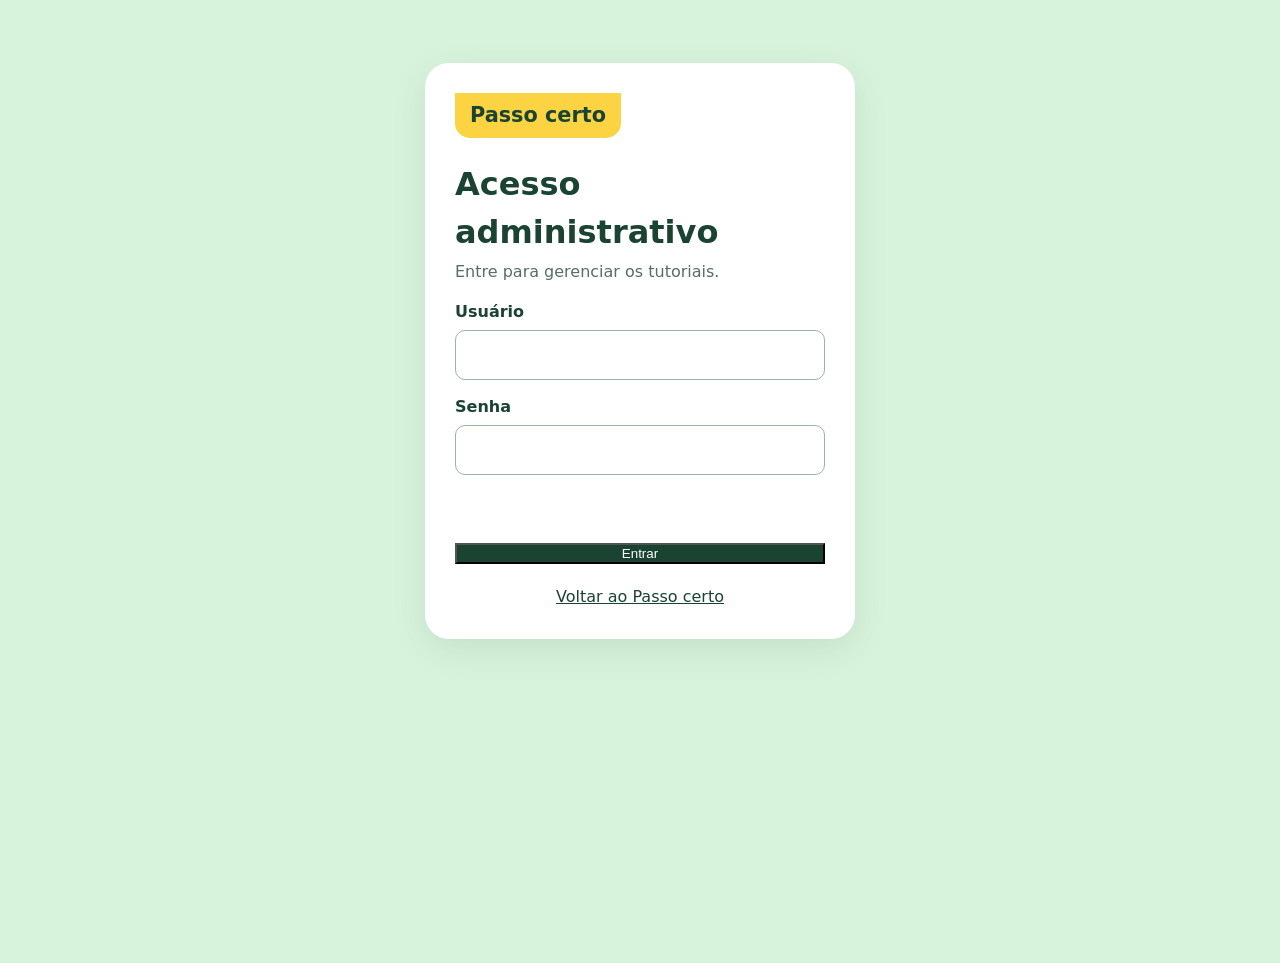
<file: passo_certo_admin/admin.html>
<!DOCTYPE html>
<html lang="pt-BR">
<head>
  <meta charset="UTF-8">
  <meta name="viewport" content="width=device-width, initial-scale=1">
  <title>Login administrativo | Passo certo</title>
  <link rel="stylesheet" href="css/admin.css">
</head>
<body>
  <main class="login-card">
    <div class="brand-mark">Passo certo</div>
    <h1>Acesso administrativo</h1>
    <p class="muted">Entre para gerenciar os tutoriais.</p>
    <form id="loginForm">
      <label for="usuario">Usuário</label>
      <input id="usuario" name="usuario" autocomplete="username" required>
      <label for="senha">Senha</label>
      <input id="senha" name="senha" type="password" autocomplete="current-password" required>
      <p id="erro" class="error" role="alert" aria-live="polite"></p>
      <button type="submit" class="primary">Entrar</button>
    </form>
    <a class="back-link" href="index.html">Voltar ao Passo certo</a>
  </main>
  <script src="js/admin.js"></script>
</body>
</html>
</file>
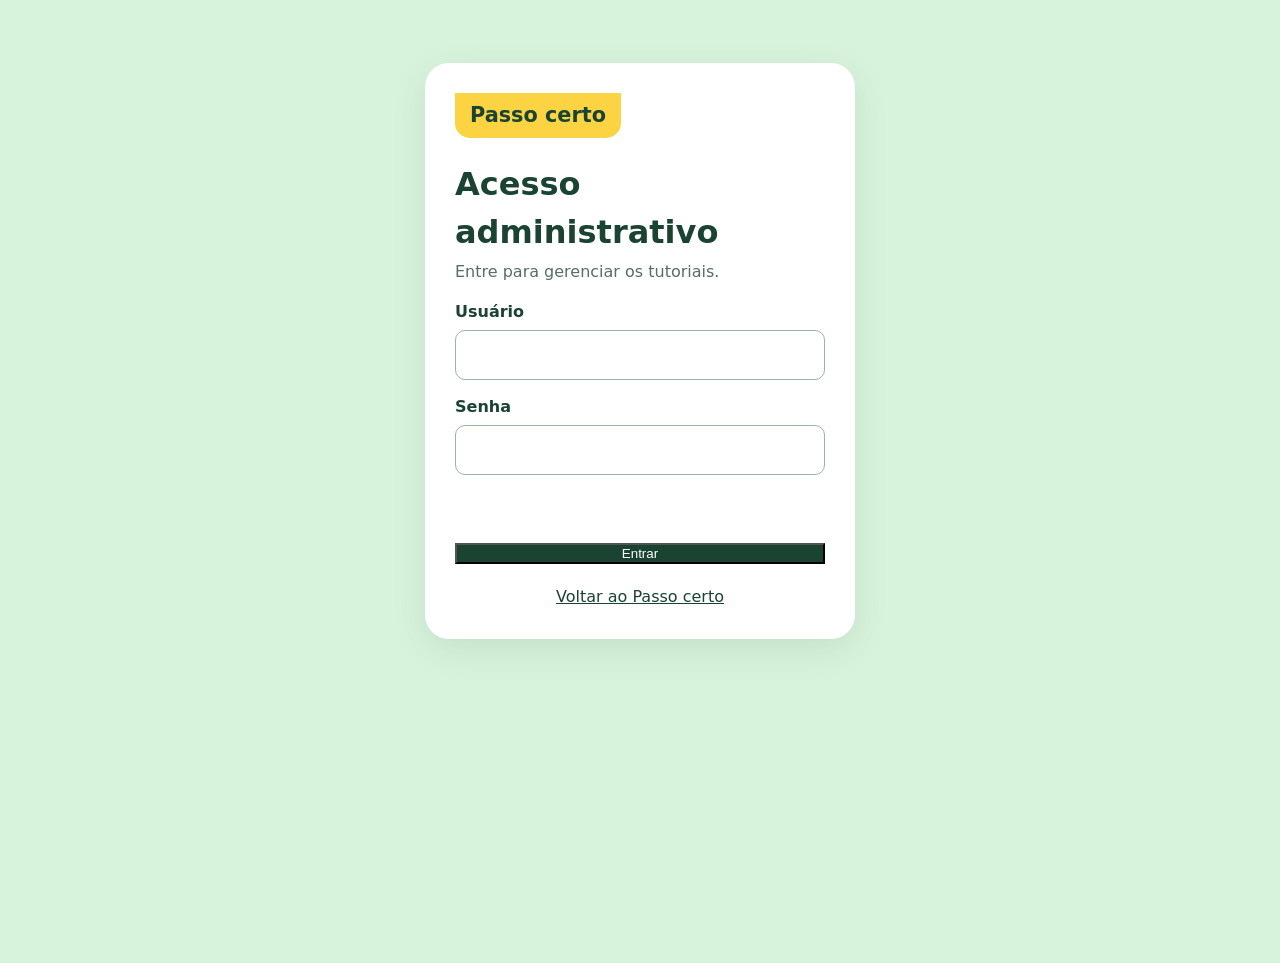
<file: passo_certo_admin/painel.html>
<!DOCTYPE html>
<html lang="pt-BR">
<head>
  <meta charset="UTF-8">
  <meta name="viewport" content="width=device-width, initial-scale=1">
  <title>Painel administrativo | Passo certo</title>
  <link rel="stylesheet" href="css/admin.css">
</head>
<body>
  <main class="admin-wrap">
    <header class="admin-header">
      <div><div class="brand-mark">Passo certo</div><h1>Painel administrativo</h1><p class="muted">Cadastre e edite os conteúdos dos tutoriais.</p></div>
      <div class="header-actions"><a class="button secondary" href="index.html">Ver página</a><button id="sair" class="button secondary" type="button">Sair</button></div>
    </header>
    <section class="panel-grid">
      <aside class="tutorial-list-card">
        <div class="list-heading"><h2>Tutoriais</h2><button id="novo" class="button primary" type="button">+ Novo</button></div>
        <div id="listaTutoriais" class="tutorial-list"></div>
      </aside>
      <section class="editor-card">
        <h2 id="tituloFormulario">Editar tutorial</h2>
        <form id="formTutorial">
          <input type="hidden" id="id">
          <label for="titulo">Título</label><input id="titulo" required maxlength="100">
          <label for="descricao">Descrição</label><textarea id="descricao" rows="2" required></textarea>
          <div class="form-row">
            <div><label for="categoria">Trilha</label><select id="categoria"><option value="0">Primeiros passos</option><option value="1">No dia a dia</option><option value="2">Com mais cuidado</option></select></div>
            <div><label for="duracao">Duração (minutos)</label><input id="duracao" type="number" min="1" max="999" value="2" required></div>
          </div>
          <label for="youtube">Link do vídeo do YouTube</label><input id="youtube" type="url" placeholder="https://youtu.be/...">
          <label for="passos">Passos (um por linha)</label><textarea id="passos" rows="6" required></textarea>
          <label for="cuidados">Avisos de segurança (um por linha, opcional)</label><textarea id="cuidados" rows="3"></textarea>
          <div class="editor-actions"><button class="button primary" type="submit">Salvar alterações</button><button id="excluir" class="button danger" type="button">Excluir tutorial</button></div>
          <p id="mensagem" class="success" role="status" aria-live="polite"></p>
        </form>
      </section>
    </section>
    <p class="notice">As alterações ficam salvas somente neste navegador. Para que outros visitantes recebam as atualizações, será necessário publicar os dados em um serviço compartilhado ou adicionar um backend futuramente.</p>
  </main>
  <script src="js/tutoriais.js"></script>
  <script src="js/admin.js"></script>
</body>
</html>
</file>
<file: passo_certo_admin/css/admin.css>
:root{--yellow:#FBD343;--green:#2E6B50;--deep:#1B4332;--mint:#D8F3DC;--page:#D8F3DC;--ink:#1B4332;--line:#c6ddcb}*{box-sizing:border-box}body{margin:0;min-height:100vh;background:var(--page);color:var(--ink);font:16px/1.5 system-ui,-apple-system,"Segoe UI",sans-serif}.login-card{width:min(92%,430px);margin:7vh auto;background:#fff;padding:30px;border-radius:24px;box-shadow:0 10px 35px #1b43321a}.brand-mark{display:inline-block;background:var(--yellow);color:var(--deep);font-size:1.3rem;font-weight:800;padding:7px 15px;border-radius:0 0 15px 15px}.login-card h1{margin:22px 0 4px}.muted{color:#547061;margin-top:4px}label{display:block;font-weight:700;margin:15px 0 6px}input,textarea,select{width:100%;padding:12px;border:1px solid #9ab6a2;border-radius:10px;background:#fff;color:#173d2c;font:inherit}textarea{resize:vertical}.primary{background:var(--deep);color:white}.button{border:0;border-radius:10px;padding:11px 16px;font:inherit;font-weight:700;cursor:pointer;text-decoration:none;display:inline-flex;align-items:center;justify-content:center}.login-card .primary{width:100%;margin-top:12px}.secondary{background:#e6f2e9;color:var(--deep)}.danger{background:#fbe4e2;color:#8a211a}.error{color:#b42318;min-height:1.5em}.success{color:#1d6a3d;min-height:1.5em}.back-link{display:block;text-align:center;color:var(--deep);margin-top:20px}.admin-wrap{max-width:1180px;margin:30px auto;padding:0 18px}.admin-header{display:flex;align-items:center;justify-content:space-between;gap:20px;margin-bottom:22px}.admin-header h1{margin:12px 0 0}.header-actions{display:flex;gap:10px;flex-wrap:wrap}.panel-grid{display:grid;grid-template-columns:minmax(240px, .8fr) minmax(0,1.5fr);gap:18px;align-items:start}.tutorial-list-card,.editor-card{background:#fff;border-radius:20px;padding:20px;box-shadow:0 8px 25px #1b43320d}.list-heading{display:flex;justify-content:space-between;align-items:center;gap:10px}.list-heading h2,.editor-card h2{margin:0 0 12px}.tutorial-list{display:grid;gap:8px}.tutorial-item{border:1px solid var(--line);background:#f4fbf5;color:var(--deep);border-radius:11px;padding:12px;text-align:left;font:inherit;cursor:pointer}.tutorial-item.active{border:2px solid var(--green);background:var(--mint)}.tutorial-item strong{display:block}.tutorial-item small{color:#557061}.form-row{display:grid;grid-template-columns:1fr 1fr;gap:14px}.editor-actions{display:flex;gap:10px;flex-wrap:wrap;margin-top:18px}.notice{margin:18px 0;padding:13px 16px;border-radius:12px;background:#fff8d9;color:#5c4a08;font-size:.92rem}@media(max-width:760px){.admin-header{align-items:flex-start;flex-direction:column}.panel-grid{grid-template-columns:1fr}.form-row{grid-template-columns:1fr}.admin-wrap{margin:18px auto}.login-card{margin-top:5vh}}
</file>
